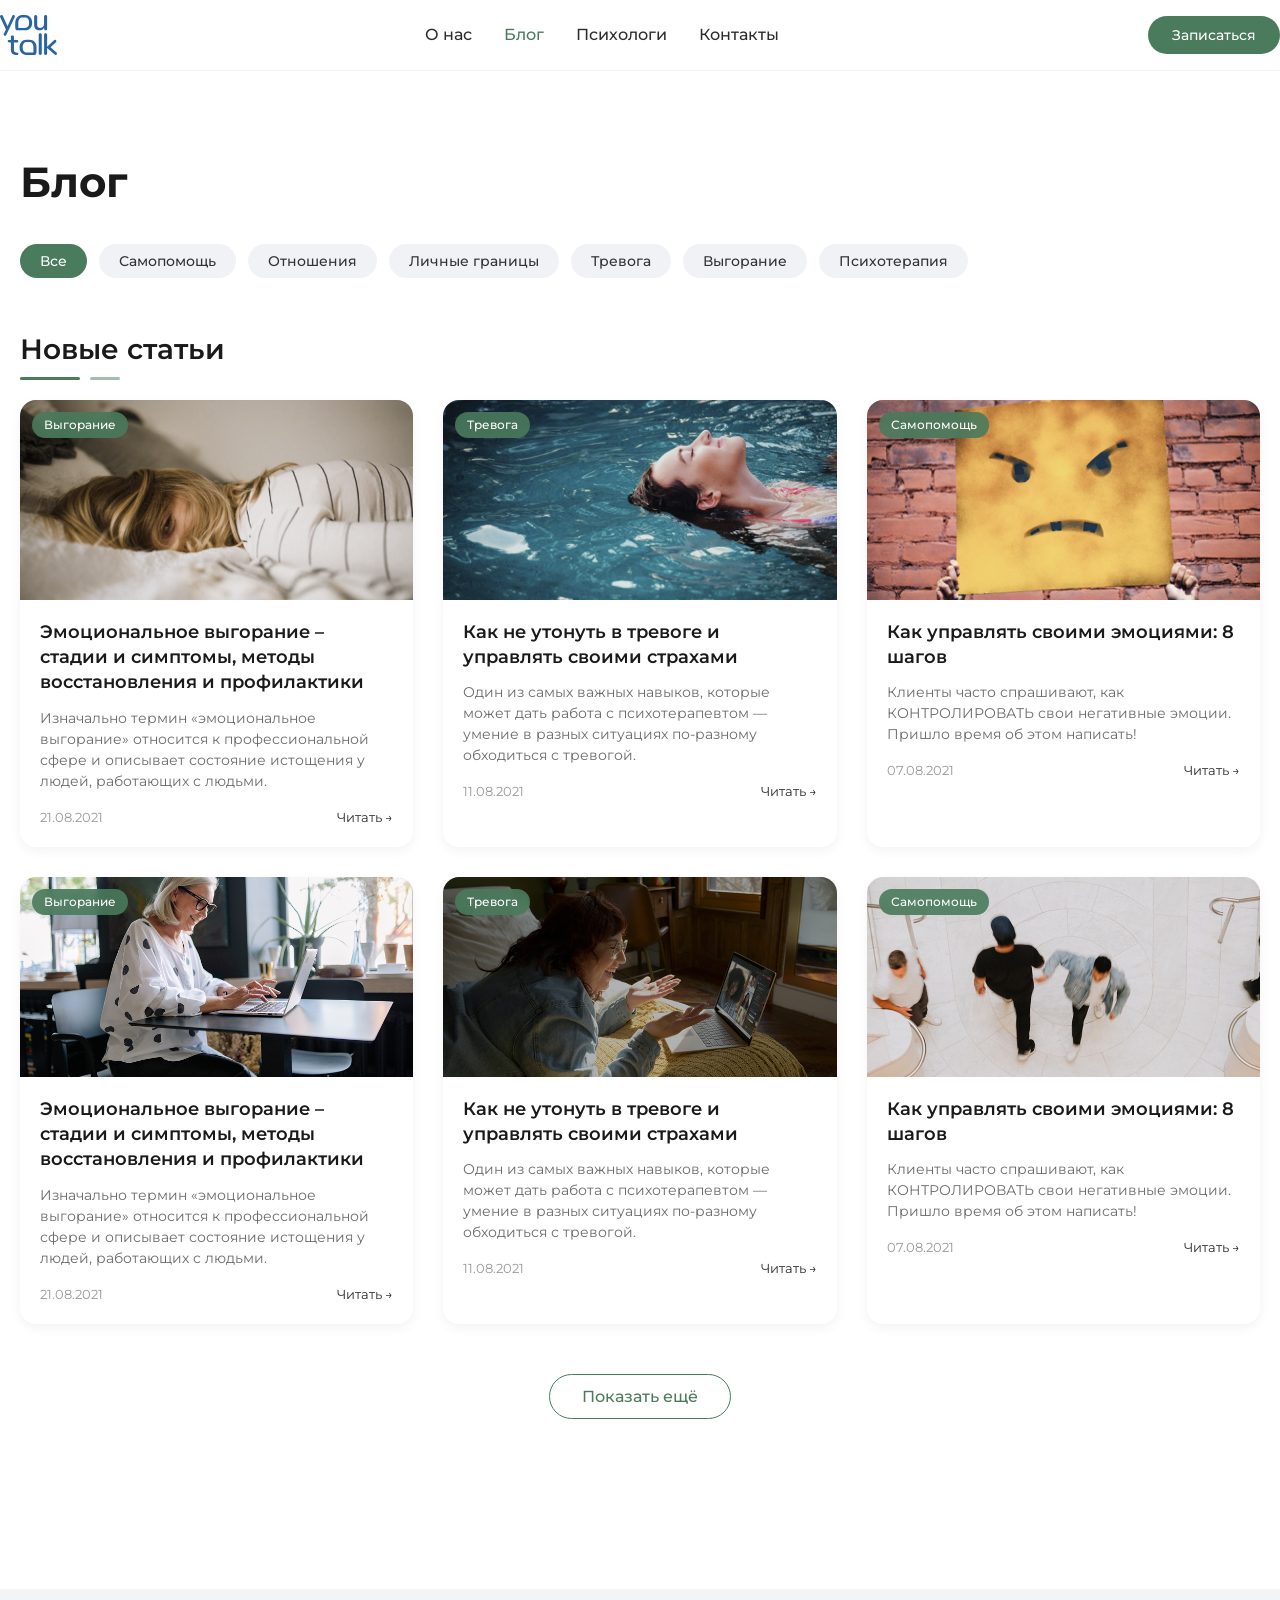
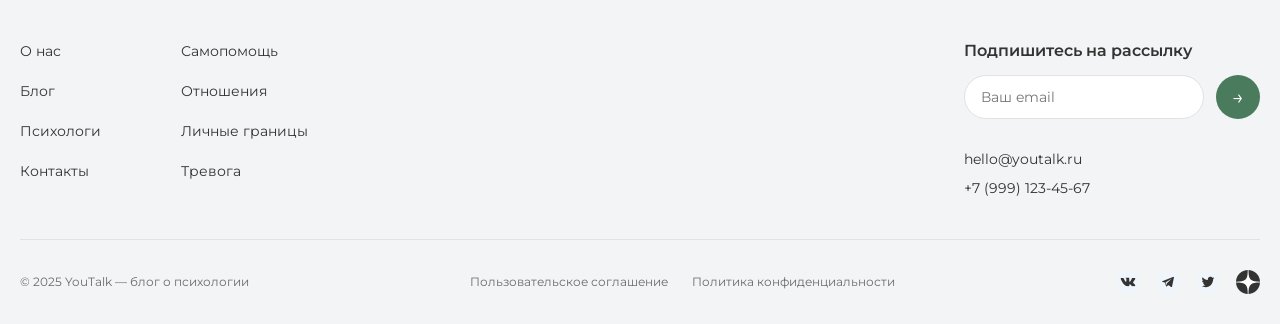
<file: index.html>
<!DOCTYPE html>
<html lang="ru">

<head>
    <meta charset="UTF-8">
    <meta name="viewport" content="width=device-width, initial-scale=1.0">
    <title>YouTalk — блог о психологии</title>
    <link href="https://fonts.googleapis.com/css2?family=Montserrat:wght@400;500;600;700;800&display=swap"
        rel="stylesheet">
    <link rel="stylesheet" href="css/reset.css">
    <link rel="stylesheet" href="css/variables.css">
    <link rel="stylesheet" href="css/common.css">
    <link rel="stylesheet" href="css/header.css">
    <link rel="stylesheet" href="css/footer.css">
    <link rel="stylesheet" href="css/blog.css">
    <link rel="stylesheet" href="css/responsive.css">
</head>

<body>
    <header class="header">
        <div class="container header__wrapper">
            <a href="index.html" class="header__logo">
                <img src="assets/icons/logo.svg" alt="YouTalk логотип" class="header__logo-img">
            </a>
            <nav class="header__nav" aria-label="Основная навигация">
                <ul class="header__menu">
                    <li class="header__menu-item"><a href="#" class="header__link">О нас</a></li>
                    <li class="header__menu-item"><a href="index.html" class="header__link header__link_active">Блог</a>
                    </li>
                    <li class="header__menu-item"><a href="#" class="header__link">Психологи</a></li>
                    <li class="header__menu-item"><a href="#" class="header__link">Контакты</a></li>
                </ul>
            </nav>
            <button class="header__btn" type="button">Записаться</button>
            <button class="header__burger" type="button" aria-label="Открыть меню" aria-expanded="false">
                <span></span>
                <span></span>
                <span></span>
            </button>
        </div>
    </header>

    <main class="main">
        <div class="container">
            <h1 class="main__title">Блог</h1>

            <section class="tags-section" aria-label="Фильтр по тегам">
                <div class="tags__wrapper">
                    <button class="tag tag_active" type="button">Все</button>
                    <button class="tag" type="button">Самопомощь</button>
                    <button class="tag" type="button">Отношения</button>
                    <button class="tag" type="button">Личные границы</button>
                    <button class="tag" type="button">Тревога</button>
                    <button class="tag" type="button">Выгорание</button>
                    <button class="tag" type="button">Психотерапия</button>
                </div>
            </section>

            <section class="articles-section" aria-label="Список статей">
                <h2 class="section-title">Новые статьи</h2>
                <div class="articles-grid">
                    <article class="card">
                        <div class="card__image">
                            <img src="assets/images/article1.png" alt="Женщина работает за ноутбуком в кафе"
                                class="card__img">
                            <span class="card__tag">Выгорание</span>
                        </div>
                        <div class="card__content">
                            <h3 class="card__title">
                                <a href="article.html" class="card__link">Эмоциональное выгорание – стадии и симптомы,
                                    методы восстановления и профилактики</a>
                            </h3>
                            <p class="card__excerpt">Изначально термин «эмоциональное выгорание» относится к
                                профессиональной сфере и описывает состояние истощения у людей, работающих с людьми.</p>
                            <div class="card__footer">
                                <span class="card__date">21.08.2021</span>
                                <a href="article.html" class="card__link">Читать →</a>
                            </div>
                        </div>
                    </article>

                    <article class="card">
                        <div class="card__image">
                            <img src="assets/images/article2.png" alt="Девушка общается по видеосвязи на ноутбуке"
                                class="card__img">
                            <span class="card__tag">Тревога</span>
                        </div>
                        <div class="card__content">
                            <h3 class="card__title">
                                <a href="article.html" class="card__link">Как не утонуть в тревоге и управлять своими
                                    страхами</a>
                            </h3>
                            <p class="card__excerpt">Один из самых важных навыков, которые может дать работа с
                                психотерапевтом — умение в разных ситуациях по-разному обходиться с тревогой.</p>
                            <div class="card__footer">
                                <span class="card__date">11.08.2021</span>
                                <a href="article.html" class="card__link">Читать →</a>
                            </div>
                        </div>
                    </article>

                    <article class="card">
                        <div class="card__image">
                            <img src="assets/images/article3.png" alt="Люди идут по лестнице" class="card__img">
                            <span class="card__tag">Самопомощь</span>
                        </div>
                        <div class="card__content">
                            <h3 class="card__title">
                                <a href="article.html" class="card__link">Как управлять своими эмоциями: 8 шагов</a>
                            </h3>
                            <p class="card__excerpt">Клиенты часто спрашивают, как КОНТРОЛИРОВАТЬ свои негативные
                                эмоции. Пришло время об этом написать!</p>
                            <div class="card__footer">
                                <span class="card__date">07.08.2021</span>
                                <a href="article.html" class="card__link">Читать →</a>
                            </div>
                        </div>
                    </article>

                    <article class="card">
                        <div class="card__image">
                            <img src="assets/images/article4.png" alt="Женщина работает за ноутбуком в кафе"
                                class="card__img">
                            <span class="card__tag">Выгорание</span>
                        </div>
                        <div class="card__content">
                            <h3 class="card__title">
                                <a href="article.html" class="card__link">Эмоциональное выгорание – стадии и симптомы,
                                    методы восстановления и профилактики</a>
                            </h3>
                            <p class="card__excerpt">Изначально термин «эмоциональное выгорание» относится к
                                профессиональной сфере и описывает состояние истощения у людей, работающих с людьми.</p>
                            <div class="card__footer">
                                <span class="card__date">21.08.2021</span>
                                <a href="article.html" class="card__link">Читать →</a>
                            </div>
                        </div>
                    </article>

                    <article class="card">
                        <div class="card__image">
                            <img src="assets/images/article5.png" alt="Девушка общается по видеосвязи на ноутбуке"
                                class="card__img">
                            <span class="card__tag">Тревога</span>
                        </div>
                        <div class="card__content">
                            <h3 class="card__title">
                                <a href="article.html" class="card__link">Как не утонуть в тревоге и управлять своими
                                    страхами</a>
                            </h3>
                            <p class="card__excerpt">Один из самых важных навыков, которые может дать работа с
                                психотерапевтом — умение в разных ситуациях по-разному обходиться с тревогой.</p>
                            <div class="card__footer">
                                <span class="card__date">11.08.2021</span>
                                <a href="article.html" class="card__link">Читать →</a>
                            </div>
                        </div>
                    </article>

                    <article class="card">
                        <div class="card__image">
                            <img src="assets/images/article6.png" alt="Люди идут по лестнице" class="card__img">
                            <span class="card__tag">Самопомощь</span>
                        </div>
                        <div class="card__content">
                            <h3 class="card__title">
                                <a href="article.html" class="card__link">Как управлять своими эмоциями: 8 шагов</a>
                            </h3>
                            <p class="card__excerpt">Клиенты часто спрашивают, как КОНТРОЛИРОВАТЬ свои негативные
                                эмоции. Пришло время об этом написать!</p>
                            <div class="card__footer">
                                <span class="card__date">07.08.2021</span>
                                <a href="article.html" class="card__link">Читать →</a>
                            </div>
                        </div>
                    </article>
                </div>
                <div class="articles__more">
                    <button class="btn-more" type="button">Показать ещё</button>
                </div>
            </section>
        </div>
    </main>

    <footer class="footer">
        <div class="container">
            <div class="footer__wrapper">
                <nav class="footer__nav" aria-label="Навигация по сайту">
                    <ul class="footer__menu">
                        <li class="footer__menu-item"><a href="#" class="footer__link">О нас</a></li>
                        <li class="footer__menu-item"><a href="index.html" class="footer__link">Блог</a></li>
                        <li class="footer__menu-item"><a href="#" class="footer__link">Психологи</a></li>
                        <li class="footer__menu-item"><a href="#" class="footer__link">Контакты</a></li>
                    </ul>
                    <ul class="footer__menu">
                        <li class="footer__menu-item"><a href="#" class="footer__link">Самопомощь</a></li>
                        <li class="footer__menu-item"><a href="#" class="footer__link">Отношения</a></li>
                        <li class="footer__menu-item"><a href="#" class="footer__link">Личные границы</a></li>
                        <li class="footer__menu-item"><a href="#" class="footer__link">Тревога</a></li>
                    </ul>
                </nav>
                <div class="footer__right">
                    <div class="footer__subscribe">
                        <h3 class="footer__title">Подпишитесь на рассылку</h3>
                        <form class="footer__form" action="#" method="post">
                            <input type="email" class="footer__input" placeholder="Ваш email" required
                                aria-label="Email для подписки">
                            <button type="submit" class="footer__submit" aria-label="Подписаться">→</button>
                        </form>
                    </div>
                    <div class="footer__contacts">
                        <p class="footer__contact">hello@youtalk.ru</p>
                        <p class="footer__contact">+7 (999) 123-45-67</p>
                    </div>
                </div>
            </div>
            <div class="footer__bottom">
                <p class="footer__copyright">© 2025 YouTalk — блог о психологии</p>
                <div class="footer__legal">
                    <a href="#" class="footer__legal-link">Пользовательское соглашение</a>
                    <a href="#" class="footer__legal-link">Политика конфиденциальности</a>
                </div>
                <div class="footer__socials">
                    <a href="#" class="footer__social-link" aria-label="Мы ВКонтакте">
                        <img src="assets/icons/vk.svg" alt="" class="footer__social-icon" width="24" height="24">
                    </a>
                    <a href="#" class="footer__social-link" aria-label="Мы в Telegram">
                        <img src="assets/icons/telegram.svg" alt="" class="footer__social-icon" width="24" height="24">
                    </a>
                    <a href="#" class="footer__social-link" aria-label="Мы в Twitter">
                        <img src="assets/icons/twitter.svg" alt="" class="footer__social-icon" width="24" height="24">
                    </a>
                    <a href="#" class="footer__social-link" aria-label="Мы в Дзен">
                        <img src="assets/icons/dzen.svg" alt="" class="footer__social-icon" width="24" height="24">
                    </a>
                </div>
            </div>
        </div>
    </footer>

    <script src="js/main.js"></script>
</body>

</html>
</file>
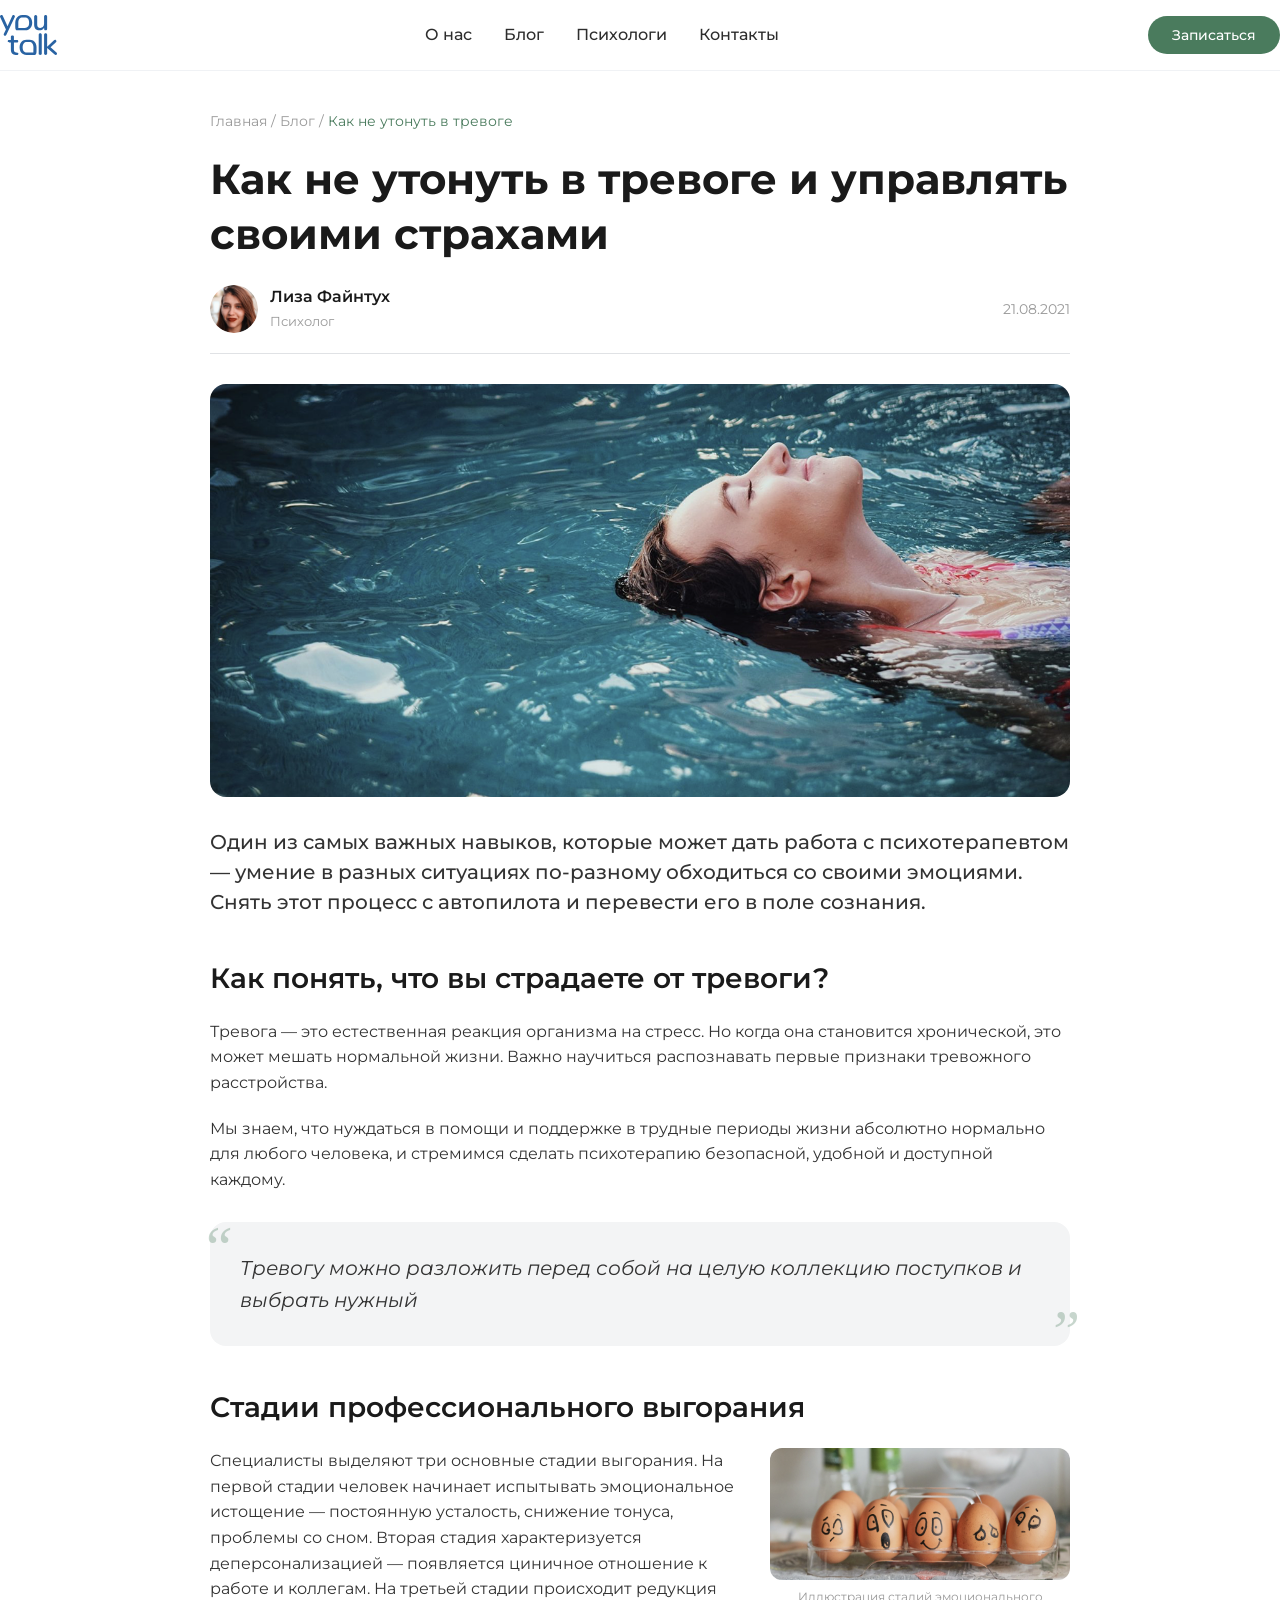
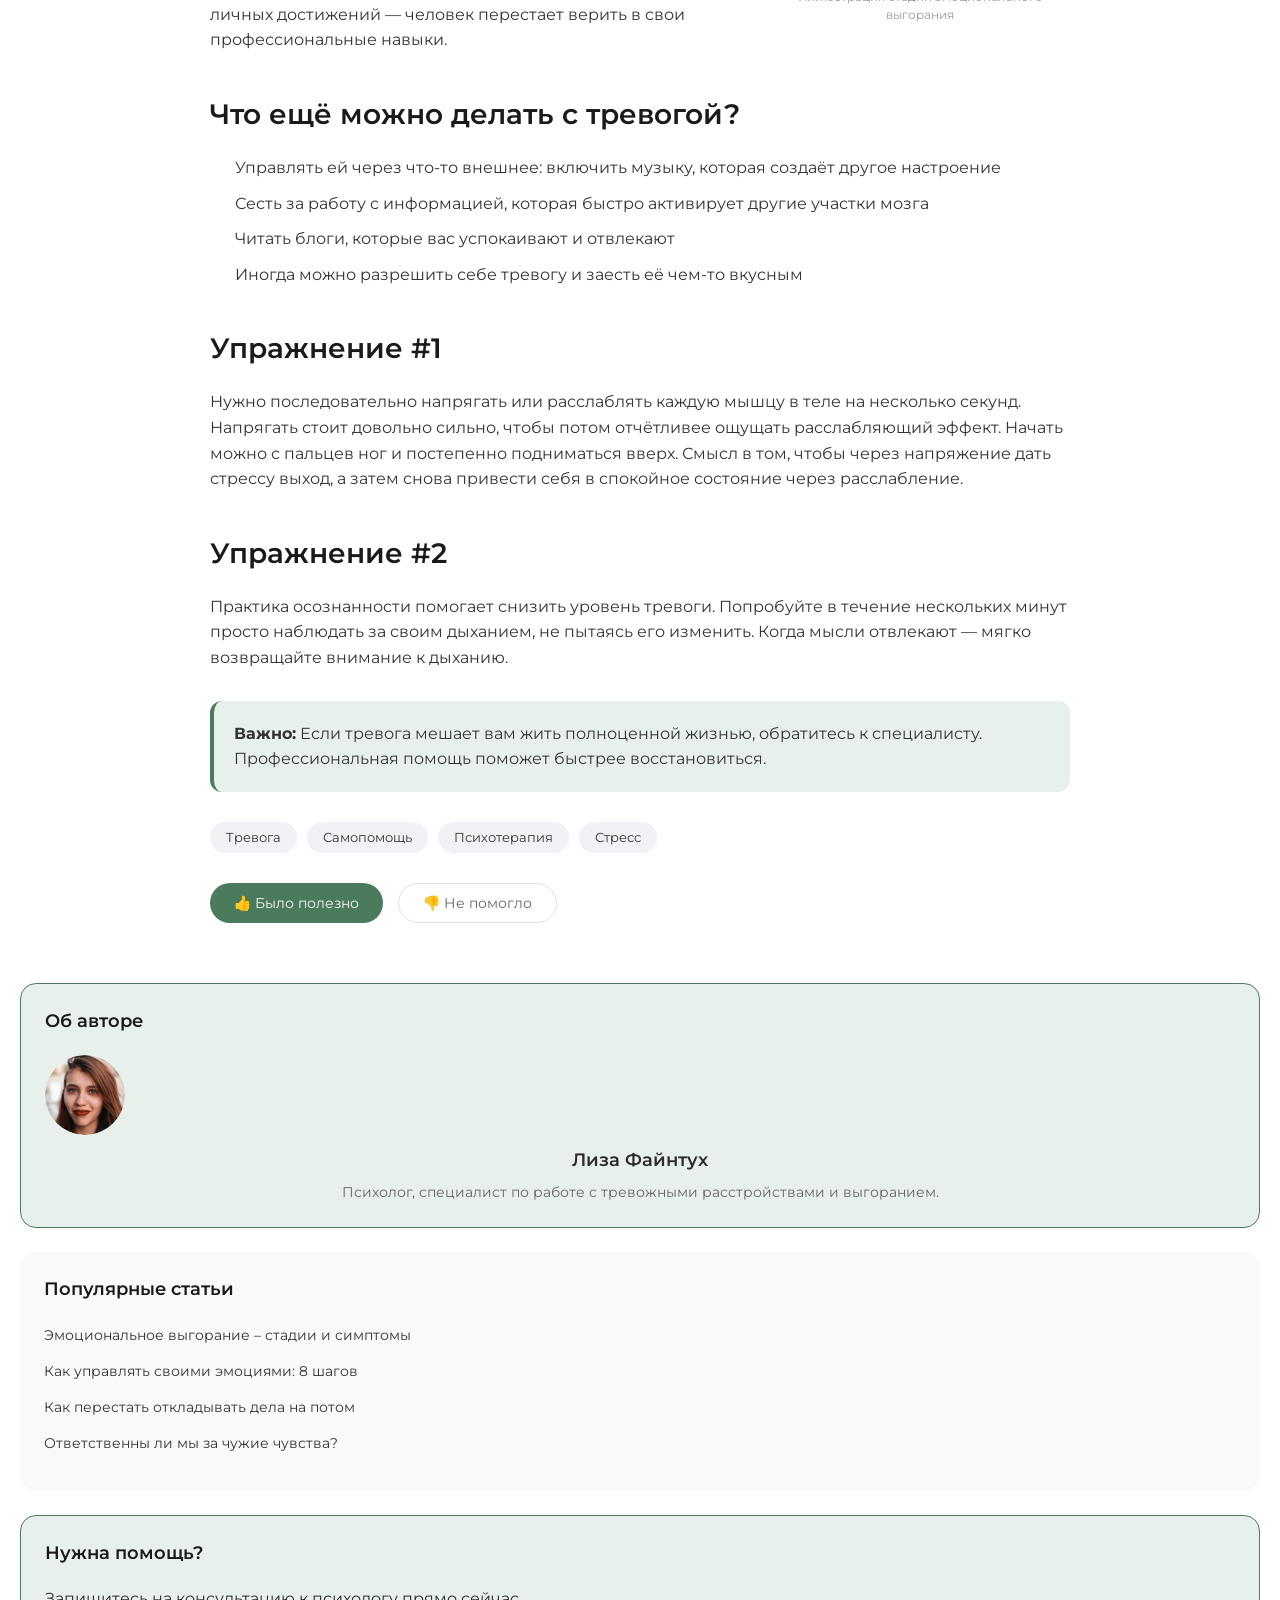
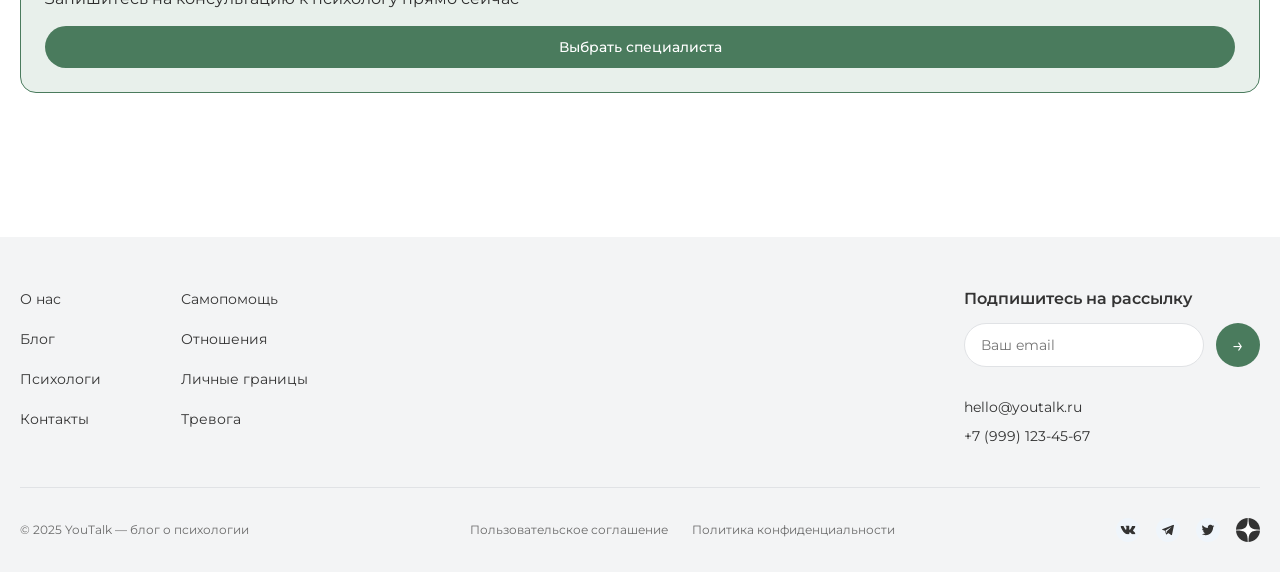
<file: article.html>
<!DOCTYPE html>
<html lang="ru">

<head>
    <meta charset="UTF-8">
    <meta name="viewport" content="width=device-width, initial-scale=1.0">
    <title>Эмоциональное выгорание — YouTalk блог о психологии</title>
    <link href="https://fonts.googleapis.com/css2?family=Montserrat:wght@400;500;600;700;800&display=swap"
        rel="stylesheet">
    <link rel="stylesheet" href="css/reset.css">
    <link rel="stylesheet" href="css/variables.css">
    <link rel="stylesheet" href="css/common.css">
    <link rel="stylesheet" href="css/header.css">
    <link rel="stylesheet" href="css/footer.css">
    <link rel="stylesheet" href="css/article.css">
    <link rel="stylesheet" href="css/responsive.css">
</head>

<body>
    <header class="header">
        <div class="container header__wrapper">
            <a href="index.html" class="header__logo">
                <img src="assets/icons/logo.svg" alt="YouTalk логотип" class="header__logo-img">
            </a>
            <nav class="header__nav" aria-label="Основная навигация">
                <ul class="header__menu">
                    <li class="header__menu-item"><a href="#" class="header__link">О нас</a></li>
                    <li class="header__menu-item"><a href="index.html" class="header__link">Блог</a></li>
                    <li class="header__menu-item"><a href="#" class="header__link">Психологи</a></li>
                    <li class="header__menu-item"><a href="#" class="header__link">Контакты</a></li>
                </ul>
            </nav>
            <button class="header__btn" type="button">Записаться</button>
            <button class="header__burger" type="button" aria-label="Открыть меню" aria-expanded="false">
                <span></span>
                <span></span>
                <span></span>
            </button>
        </div>
    </header>

    <main class="main">
        <article class="article">
            <div class="container">
                <nav class="breadcrumbs" aria-label="Навигация">
                    <a href="index.html" class="breadcrumbs__link">Главная</a>
                    <span class="breadcrumbs__separator"> / </span>
                    <a href="#" class="breadcrumbs__link">Блог</a>
                    <span class="breadcrumbs__separator"> / </span>
                    <span class="breadcrumbs__current">Как не утонуть в тревоге</span>
                </nav>

                <header class="article__header">
                    <h1 class="article__title">Как не утонуть в тревоге и управлять своими страхами</h1>
                    <div class="article__meta">
                        <div class="article__author">
                            <img src="assets/images/author-avatar.png" alt="Фото автора Лиза Файнтух"
                                class="article__author-avatar" width="48" height="48">
                            <div class="article__author-info">
                                <span class="article__author-name">Лиза Файнтух</span>
                                <span class="article__author-title">Психолог</span>
                            </div>
                        </div>
                        <time class="article__date" datetime="2021-08-21">21.08.2021</time>
                    </div>
                </header>

                <div class="article__hero">
                    <img src="assets/images/article-hero.png" alt="Женщина расслабленно плавает в бассейне"
                        class="article__hero-img">
                </div>

                <div class="article__lead">
                    <p>Один из самых важных навыков, которые может дать работа с психотерапевтом — умение в разных
                        ситуациях по-разному обходиться со своими эмоциями. Снять этот процесс с автопилота и перевести
                        его в поле сознания.</p>
                </div>

                <div class="article__content">
                    <section class="article__section">
                        <h2 class="article__section-title">Как понять, что вы страдаете от тревоги?</h2>
                        <p>Тревога — это естественная реакция организма на стресс. Но когда она становится хронической,
                            это может мешать нормальной жизни. Важно научиться распознавать первые признаки тревожного
                            расстройства.</p>
                        <p>Мы знаем, что нуждаться в помощи и поддержке в трудные периоды жизни абсолютно нормально для
                            любого человека, и стремимся сделать психотерапию безопасной, удобной и доступной каждому.
                        </p>
                    </section>

                    <blockquote class="article__quote">
                        <p>Тревогу можно разложить перед собой на целую коллекцию поступков и выбрать нужный</p>
                    </blockquote>

                    <section class="article__section">
                        <h2 class="article__section-title">Стадии профессионального выгорания</h2>
                        <figure class="article__image-right">
                            <img src="assets/images/burnout-stages.png"
                                alt="Иллюстрация стадий эмоционального выгорания" width="300">
                            <figcaption class="caption">Иллюстрация стадий эмоционального выгорания</figcaption>
                        </figure>
                        <p>Специалисты выделяют три основные стадии выгорания. На первой стадии человек начинает
                            испытывать эмоциональное истощение — постоянную усталость, снижение тонуса, проблемы со
                            сном. Вторая стадия характеризуется деперсонализацией — появляется циничное отношение к
                            работе и коллегам. На третьей стадии происходит редукция личных достижений — человек
                            перестает верить в свои профессиональные навыки.</p>
                    </section>

                    <section class="article__section">
                        <h2 class="article__section-title">Что ещё можно делать с тревогой?</h2>
                        <ul class="article__list">
                            <li>Управлять ей через что-то внешнее: включить музыку, которая создаёт другое настроение
                            </li>
                            <li>Сесть за работу с информацией, которая быстро активирует другие участки мозга</li>
                            <li>Читать блоги, которые вас успокаивают и отвлекают</li>
                            <li>Иногда можно разрешить себе тревогу и заесть её чем-то вкусным</li>
                        </ul>
                    </section>

                    <section class="article__section">
                        <h2 class="article__section-title">Упражнение #1</h2>
                        <p>Нужно последовательно напрягать или расслаблять каждую мышцу в теле на несколько секунд.
                            Напрягать стоит довольно сильно, чтобы потом отчётливее ощущать расслабляющий эффект. Начать
                            можно с пальцев ног и постепенно подниматься вверх. Смысл в том, чтобы через напряжение дать
                            стрессу выход, а затем снова привести себя в спокойное состояние через расслабление.</p>
                    </section>

                    <section class="article__section">
                        <h2 class="article__section-title">Упражнение #2</h2>
                        <p>Практика осознанности помогает снизить уровень тревоги. Попробуйте в течение нескольких минут
                            просто наблюдать за своим дыханием, не пытаясь его изменить. Когда мысли отвлекают — мягко
                            возвращайте внимание к дыханию.</p>
                    </section>

                    <div class="article__notice">
                        <p><strong>Важно:</strong> Если тревога мешает вам жить полноценной жизнью, обратитесь к
                            специалисту. Профессиональная помощь поможет быстрее восстановиться.</p>
                    </div>
                </div>

                <div class="article__tags">
                    <a href="#" class="article__tag">Тревога</a>
                    <a href="#" class="article__tag">Самопомощь</a>
                    <a href="#" class="article__tag">Психотерапия</a>
                    <a href="#" class="article__tag">Стресс</a>
                </div>

                <div class="article__actions">
                    <button class="like-btn like-btn--helpful" type="button">👍 Было полезно</button>
                    <button class="like-btn like-btn--not" type="button">👎 Не помогло</button>
                </div>
            </div>
        </article>

        <aside class="article-sidebar">
            <div class="container">
                <div class="sidebar__card sidebar__card--highlight">
                    <h3 class="sidebar__title">Об авторе</h3>
                    <div class="sidebar__author">
                        <img src="assets/images/author-avatar.png" alt="Фото Лизы Файнтух" class="sidebar__avatar"
                            width="80" height="80">
                        <h4 class="sidebar__author-name">Лиза Файнтух</h4>
                        <p class="sidebar__author-bio">Психолог, специалист по работе с тревожными расстройствами и
                            выгоранием.</p>
                    </div>
                </div>

                <div class="sidebar__card">
                    <h3 class="sidebar__title">Популярные статьи</h3>
                    <ul class="sidebar__posts">
                        <li><a href="#">Эмоциональное выгорание – стадии и симптомы</a></li>
                        <li><a href="#">Как управлять своими эмоциями: 8 шагов</a></li>
                        <li><a href="#">Как перестать откладывать дела на потом</a></li>
                        <li><a href="#">Ответственны ли мы за чужие чувства?</a></li>
                    </ul>
                </div>

                <div class="sidebar__card sidebar__card--highlight">
                    <h3 class="sidebar__title">Нужна помощь?</h3>
                    <p>Запишитесь на консультацию к психологу прямо сейчас</p>
                    <button class="sidebar__btn" type="button">Выбрать специалиста</button>
                </div>
            </div>
        </aside>
    </main>

    <footer class="footer">
        <div class="container">
            <div class="footer__wrapper">
                <nav class="footer__nav" aria-label="Навигация по сайту">
                    <ul class="footer__menu">
                        <li class="footer__menu-item"><a href="#" class="footer__link">О нас</a></li>
                        <li class="footer__menu-item"><a href="index.html" class="footer__link">Блог</a></li>
                        <li class="footer__menu-item"><a href="#" class="footer__link">Психологи</a></li>
                        <li class="footer__menu-item"><a href="#" class="footer__link">Контакты</a></li>
                    </ul>
                    <ul class="footer__menu">
                        <li class="footer__menu-item"><a href="#" class="footer__link">Самопомощь</a></li>
                        <li class="footer__menu-item"><a href="#" class="footer__link">Отношения</a></li>
                        <li class="footer__menu-item"><a href="#" class="footer__link">Личные границы</a></li>
                        <li class="footer__menu-item"><a href="#" class="footer__link">Тревога</a></li>
                    </ul>
                </nav>
                <div class="footer__right">
                    <div class="footer__subscribe">
                        <h3 class="footer__title">Подпишитесь на рассылку</h3>
                        <form class="footer__form" action="#" method="post">
                            <input type="email" class="footer__input" placeholder="Ваш email" required
                                aria-label="Email для подписки">
                            <button type="submit" class="footer__submit" aria-label="Подписаться">→</button>
                        </form>
                    </div>
                    <div class="footer__contacts">
                        <p class="footer__contact">hello@youtalk.ru</p>
                        <p class="footer__contact">+7 (999) 123-45-67</p>
                    </div>
                </div>
            </div>
            <div class="footer__bottom">
                <p class="footer__copyright">© 2025 YouTalk — блог о психологии</p>
                <div class="footer__legal">
                    <a href="#" class="footer__legal-link">Пользовательское соглашение</a>
                    <a href="#" class="footer__legal-link">Политика конфиденциальности</a>
                </div>
                <div class="footer__socials">
                    <a href="#" class="footer__social-link" aria-label="Мы ВКонтакте">
                        <img src="assets/icons/vk.svg" alt="" class="footer__social-icon" width="24" height="24">
                    </a>
                    <a href="#" class="footer__social-link" aria-label="Мы в Telegram">
                        <img src="assets/icons/telegram.svg" alt="" class="footer__social-icon" width="24" height="24">
                    </a>
                    <a href="#" class="footer__social-link" aria-label="Мы в Twitter">
                        <img src="assets/icons/twitter.svg" alt="" class="footer__social-icon" width="24" height="24">
                    </a>
                    <a href="#" class="footer__social-link" aria-label="Мы в Дзен">
                        <img src="assets/icons/dzen.svg" alt="" class="footer__social-icon" width="24" height="24">
                    </a>
                </div>
            </div>
        </div>
    </footer>

    <script src="js/main.js"></script>
</body>

</html>
</file>
<file: css/variables.css>
:root {
    --primary: #2D2D2D;
    --secondary: #4A7B5D;
    --accent: #8B5E3C;
    --gray-light: #F0F2F5;
    --gray-dark: #6B6B6B;
    --white: #FFFFFF;
    --black: #1A1A1A;

    --font-main: 'Montserrat', sans-serif;
    --font-alt: 'Open Sans', sans-serif;

    --container: 1280px;
    --padding: 20px;
}
</file>
<file: css/common.css>
body {
    font-family: var(--font-main);
    color: var(--primary);
    background-color: var(--white);
    line-height: 1.5;
}

.container {
    max-width: var(--container);
    margin: 0 auto;
    padding: 0 var(--padding);
}

.main {
    min-height: calc(100vh - 400px);
    padding: 40px 0;
}

.main__title {
    font-size: 42px;
    font-weight: 700;
    margin: 40px 0 30px;
    color: var(--black);
}

.section-title {
    font-size: 28px;
    font-weight: 600;
    margin-bottom: 30px;
    color: var(--black);
}

a,
.tag,
.btn-more,
.like-btn,
.sidebar__btn {
    cursor: pointer;
}

.header__btn:active,
.btn-more:active,
.like-btn:active,
.sidebar__btn:active,
.tag:active {
    transform: scale(0.98);
}
</file>
<file: css/header.css>
.header {
    background: var(--white);
    border-bottom: 1px solid var(--gray-light);
    position: sticky;
    top: 0;
    z-index: 100;
}

.header__wrapper {
    display: flex;
    justify-content: space-between;
    align-items: center;
    padding: 15px 0;
}

.header__logo-img {
    height: 40px;
}

.header__nav {
    display: flex;
}

.header__menu {
    display: flex;
    gap: 32px;
}

.header__menu-item {
    list-style: none;
}

.header__link {
    font-size: 16px;
    font-weight: 500;
    transition: color 0.2s;
    cursor: pointer;
}

.header__link:hover,
.header__link_active {
    color: var(--secondary);
}

.header__btn {
    background: var(--secondary);
    color: var(--white);
    padding: 10px 24px;
    border-radius: 30px;
    font-size: 14px;
    font-weight: 500;
    transition: background 0.2s;
    cursor: pointer;
}

.header__btn:hover {
    background: #3a5e47;
}

.header__burger {
    display: none;
    flex-direction: column;
    gap: 5px;
    background: transparent;
    border: none;
    cursor: pointer;
}

.header__burger span {
    width: 25px;
    height: 2px;
    background: var(--primary);
    transition: all 0.3s;
}
</file>
<file: css/footer.css>
.footer {
    background-color: #F3F4F5;
    padding: 50px 0 30px;
    margin-top: 80px;
}

.footer__wrapper {
    display: flex;
    justify-content: space-between;
    flex-wrap: wrap;
    gap: 40px;
    padding-bottom: 40px;
    border-bottom: 1px solid #E0E2E5;
}

.footer__nav {
    display: flex;
    gap: 80px;
    flex-wrap: wrap;
}

.footer__menu {
    display: flex;
    flex-direction: column;
    gap: 16px;
}

.footer__menu-item {
    list-style: none;
}

.footer__link {
    font-size: 14px;
    color: #333;
    transition: color 0.2s;
    cursor: pointer;
}

.footer__link:hover {
    color: var(--secondary);
}

.footer__right {
    display: flex;
    flex-direction: column;
    gap: 30px;
}

.footer__title {
    font-size: 16px;
    font-weight: 600;
    margin-bottom: 12px;
    color: #333;
}

.footer__form {
    display: flex;
    gap: 12px;
    align-items: center;
}

.footer__input {
    padding: 12px 16px;
    border: 1px solid #E0E2E5;
    border-radius: 30px;
    width: 240px;
    font-size: 14px;
}

.footer__input:focus {
    outline: none;
    border-color: var(--secondary);
}

.footer__submit {
    width: 44px;
    height: 44px;
    background-color: var(--secondary);
    border-radius: 50%;
    color: white;
    font-size: 20px;
    transition: background-color 0.2s;
    cursor: pointer;
}

.footer__submit:hover {
    background-color: #3a5e47;
}

.footer__contacts {
    display: flex;
    flex-direction: column;
    gap: 8px;
}

.footer__contact {
    font-size: 14px;
    color: #333;
}

.footer__bottom {
    display: flex;
    justify-content: space-between;
    align-items: center;
    flex-wrap: wrap;
    gap: 20px;
    padding-top: 30px;
    font-size: 12px;
    color: var(--gray-dark);
}

.footer__copyright {
    margin: 0;
}

.footer__legal {
    display: flex;
    gap: 24px;
}

.footer__legal-link {
    color: var(--gray-dark);
    transition: color 0.2s;
    cursor: pointer;
}

.footer__legal-link:hover {
    color: var(--secondary);
}

.footer__socials {
    display: flex;
    gap: 16px;
}

.footer__social-link {
    color: #6B6B6B;
    transition: color 0.2s;
    display: inline-flex;
    align-items: center;
    justify-content: center;
}

.footer__social-link:hover {
    color: var(--secondary);
}

.footer__social-icon {
    width: 24px;
    height: 24px;
    display: block;
}
</file>
<file: css/blog.css>
.tags-section {
    margin-bottom: 50px;
}

.tags__wrapper {
    display: flex;
    flex-wrap: wrap;
    gap: 12px;
}

.tag {
    padding: 8px 20px;
    background-color: #F0F2F5;
    border-radius: 30px;
    font-size: 14px;
    font-weight: 500;
    color: #333;
    transition: all 0.2s ease;
    cursor: pointer;
}

.tag:hover {
    background-color: #E0E2E5;
    transform: translateY(-1px);
}

.tag_active {
    background-color: var(--secondary);
    color: white;
}

.tag_active:hover {
    background-color: #3a5e47;
}

.articles-section {
    margin-bottom: 50px;
}

.section-title {
    font-size: 28px;
    font-weight: 600;
    margin-bottom: 30px;
    color: var(--black);
    position: relative;
    display: inline-block;
}

.section-title::before {
    content: '';
    position: absolute;
    bottom: -10px;
    left: 0;
    width: 60px;
    height: 3px;
    background-color: var(--secondary);
    border-radius: 2px;
}

.section-title::after {
    content: '';
    position: absolute;
    bottom: -10px;
    left: 70px;
    width: 30px;
    height: 3px;
    background-color: var(--secondary);
    border-radius: 2px;
    opacity: 0.5;
}

.articles-grid {
    display: grid;
    grid-template-columns: repeat(3, 1fr);
    gap: 30px;
}

.card {
    background: white;
    border-radius: 16px;
    overflow: hidden;
    box-shadow: 0 4px 12px rgba(0, 0, 0, 0.05);
    transition: transform 0.3s ease, box-shadow 0.3s ease;
}

.card:hover {
    transform: translateY(-5px);
    box-shadow: 0 8px 24px rgba(0, 0, 0, 0.1);
}

.card__image {
    position: relative;
    height: 200px;
    overflow: hidden;
}

.card__img {
    width: 100%;
    height: 100%;
    object-fit: cover;
    transition: transform 0.3s ease;
}

.card:hover .card__img {
    transform: scale(1.05);
}

.card__tag {
    position: absolute;
    top: 12px;
    left: 12px;
    background: rgba(74, 123, 93, 0.9);
    color: white;
    padding: 4px 12px;
    border-radius: 20px;
    font-size: 12px;
    font-weight: 500;
    backdrop-filter: blur(4px);
}

.card__content {
    padding: 20px;
}

.card__title {
    font-size: 18px;
    font-weight: 600;
    line-height: 1.4;
    margin-bottom: 12px;
    color: var(--black);
}

.card__link {
    color: inherit;
    text-decoration: none;
    transition: color 0.2s;
    cursor: pointer;
}

.card__link:hover {
    color: var(--secondary);
}

.card__excerpt {
    font-size: 14px;
    line-height: 1.5;
    color: var(--gray-dark);
    margin-bottom: 16px;
}

.card__footer {
    display: flex;
    justify-content: space-between;
    align-items: center;
    font-size: 13px;
}

.card__date {
    color: #999;
}

.articles__more {
    text-align: center;
    margin-top: 50px;
}

.btn-more {
    background: transparent;
    border: 1px solid var(--secondary);
    color: var(--secondary);
    padding: 12px 32px;
    border-radius: 30px;
    font-size: 16px;
    font-weight: 500;
    transition: all 0.2s ease;
    cursor: pointer;
}

.btn-more:hover {
    background-color: var(--secondary);
    color: white;
}
</file>
<file: css/responsive.css>
@media (max-width: 1024px) {
    .header__menu {
        gap: 20px;
    }

    .articles-grid {
        grid-template-columns: repeat(2, 1fr);
        gap: 25px;
    }

    .article__title {
        font-size: 36px;
    }
}

@media (max-width: 768px) {
    .header__nav {
        position: fixed;
        top: 70px;
        left: -100%;
        width: 70%;
        height: 100vh;
        background: var(--white);
        transition: left 0.3s;
        box-shadow: 2px 0 10px rgba(0, 0, 0, 0.1);
    }

    .header__nav.active {
        left: 0;
    }

    .header__menu {
        flex-direction: column;
        padding: 30px;
        gap: 25px;
    }

    .header__burger {
        display: flex;
    }

    .header__btn {
        display: none;
    }

    .main__title {
        font-size: 28px;
        margin: 20px 0;
    }

    .section-title {
        font-size: 24px;
        margin-bottom: 20px;
    }

    .articles-grid {
        grid-template-columns: 1fr;
        gap: 20px;
    }

    .card__image {
        height: 180px;
    }

    .card__content {
        padding: 16px;
    }

    .card__title {
        font-size: 16px;
    }

    .card__excerpt {
        font-size: 13px;
    }

    .btn-more {
        padding: 10px 28px;
        font-size: 14px;
    }

    .tags__wrapper {
        gap: 10px;
    }

    .tag {
        padding: 6px 16px;
        font-size: 13px;
    }

    .article__title {
        font-size: 28px;
    }

    .article__meta {
        flex-direction: column;
        align-items: flex-start;
    }

    .article__lead {
        font-size: 18px;
    }

    .article__content h2 {
        font-size: 24px;
    }

    .article__image-right {
        float: none;
        width: 100%;
        margin-left: 0;
        margin-bottom: 20px;
    }

    .article__actions {
        flex-direction: column;
    }

    .like-btn {
        text-align: center;
    }

    .footer__wrapper {
        flex-direction: column;
        gap: 30px;
    }

    .footer__nav {
        gap: 40px;
    }

    .footer__right {
        width: 100%;
    }

    .footer__form {
        flex-wrap: wrap;
    }

    .footer__input {
        width: 100%;
    }

    .footer__bottom {
        flex-direction: column;
        text-align: center;
        gap: 15px;
    }

    .footer__legal {
        flex-wrap: wrap;
        justify-content: center;
        gap: 15px;
    }
}

@media (max-width: 480px) {
    .articles-grid {
        gap: 16px;
    }

    .card__image {
        height: 160px;
    }

    .card__content {
        padding: 14px;
    }

    .tags-section {
        margin-bottom: 30px;
    }

    .tag {
        padding: 5px 14px;
        font-size: 12px;
    }

    .articles__more {
        margin-top: 30px;
    }

    .article__title {
        font-size: 24px;
    }

    .article__lead {
        font-size: 16px;
    }

    .article__content h2 {
        font-size: 20px;
    }

    .sidebar__card {
        padding: 16px;
    }

    .footer {
        padding: 30px 0 20px;
        margin-top: 40px;
    }

    .footer__nav {
        flex-direction: column;
        gap: 20px;
    }

    .footer__menu {
        gap: 12px;
    }
}
</file>
<file: css/article.css>
.article {
    max-width: 900px;
    margin: 0 auto;
}

.breadcrumbs {
    font-size: 14px;
    color: #999;
    margin-bottom: 20px;
}

.breadcrumbs__link {
    color: #999;
    transition: color 0.2s;
    cursor: pointer;
}

.breadcrumbs__link:hover {
    color: var(--secondary);
}

.breadcrumbs__current {
    color: var(--secondary);
}

.article__header {
    margin-bottom: 30px;
}

.article__title {
    font-size: 42px;
    font-weight: 700;
    line-height: 1.3;
    margin-bottom: 24px;
    color: var(--black);
}

.article__meta {
    display: flex;
    justify-content: space-between;
    align-items: center;
    flex-wrap: wrap;
    gap: 20px;
    padding-bottom: 20px;
    border-bottom: 1px solid #E0E2E5;
}

.article__author {
    display: flex;
    align-items: center;
    gap: 12px;
}

.article__author-avatar {
    width: 48px;
    height: 48px;
    border-radius: 50%;
    object-fit: cover;
}

.article__author-name {
    font-weight: 600;
    color: var(--black);
    display: block;
}

.article__author-title {
    font-size: 13px;
    color: #999;
}

.article__date {
    font-size: 14px;
    color: #999;
}

.article__hero {
    border-radius: 16px;
    overflow: hidden;
    margin-bottom: 30px;
}

.article__hero-img {
    width: 100%;
    height: auto;
}

.article__lead {
    font-size: 20px;
    line-height: 1.5;
    color: #333;
    margin-bottom: 30px;
    font-weight: 500;
}

.article__lead p {
    margin: 0;
}

.article__content h2 {
    font-size: 28px;
    font-weight: 600;
    margin: 40px 0 20px;
    color: var(--black);
}

.article__content p {
    font-size: 16px;
    line-height: 1.6;
    color: #333;
    margin-bottom: 20px;
}

.article__quote {
    background: #F3F4F5;
    padding: 30px;
    border-radius: 16px;
    margin: 30px 0;
    font-style: italic;
    position: relative;
}

.article__quote p {
    font-size: 20px;
    margin: 0;
}

.article__quote::before {
    content: '“';
    position: absolute;
    top: -20px;
    left: -10px;
    font-size: 60px;
    color: var(--secondary);
    opacity: 0.3;
    font-family: serif;
}

.article__quote::after {
    content: '”';
    position: absolute;
    bottom: -30px;
    right: -10px;
    font-size: 60px;
    color: var(--secondary);
    opacity: 0.3;
    font-family: serif;
}

.article__image-right {
    float: right;
    width: 300px;
    margin-left: 25px;
    margin-bottom: 15px;
}

.article__image-right img {
    width: 100%;
    border-radius: 12px;
}

.caption {
    font-size: 12px;
    color: #999;
    text-align: center;
    margin-top: 8px;
}

.article__list {
    margin: 20px 0 20px 25px;
}

.article__list li {
    font-size: 16px;
    line-height: 1.6;
    color: #333;
    margin-bottom: 10px;
}

.article__notice {
    background: #E8F0EB;
    padding: 20px;
    border-radius: 12px;
    border-left: 4px solid var(--secondary);
    margin: 30px 0;
}

.article__notice p {
    margin: 0;
}

.article__tags {
    display: flex;
    flex-wrap: wrap;
    gap: 10px;
    margin: 30px 0;
}

.article__tag {
    background: #F0F2F5;
    padding: 6px 16px;
    border-radius: 20px;
    font-size: 13px;
    color: #333;
    transition: background 0.2s;
    cursor: pointer;
}

.article__tag:hover {
    background: #E0E2E5;
}

.article__actions {
    display: flex;
    gap: 15px;
    margin: 20px 0;
}

.like-btn {
    padding: 10px 24px;
    border-radius: 30px;
    font-size: 14px;
    transition: all 0.2s;
    cursor: pointer;
}

.like-btn--helpful {
    background: var(--secondary);
    color: white;
    border: none;
}

.like-btn--helpful:hover {
    background: #3a5e47;
}

.like-btn--not {
    background: transparent;
    border: 1px solid #E0E2E5;
    color: #666;
}

.like-btn--not:hover {
    border-color: var(--secondary);
    color: var(--secondary);
}

.article-sidebar {
    margin-top: 60px;
}

.sidebar__card {
    background: #F8F9FA;
    border-radius: 16px;
    padding: 24px;
    margin-bottom: 24px;
}

.sidebar__card--highlight {
    background: #E8F0EB;
    border: 1px solid var(--secondary);
}

.sidebar__title {
    font-size: 18px;
    font-weight: 600;
    margin-bottom: 20px;
    color: var(--black);
}

.sidebar__author {
    text-align: center;
}

.sidebar__avatar {
    width: 80px;
    height: 80px;
    border-radius: 50%;
    margin-bottom: 12px;
}

.sidebar__author-name {
    font-size: 18px;
    font-weight: 600;
    margin-bottom: 8px;
}

.sidebar__author-bio {
    font-size: 14px;
    color: #666;
    line-height: 1.5;
    margin: 0;
}

.sidebar__posts {
    list-style: none;
}

.sidebar__posts li {
    margin-bottom: 12px;
}

.sidebar__posts li a {
    font-size: 14px;
    color: #333;
    transition: color 0.2s;
    cursor: pointer;
}

.sidebar__posts li a:hover {
    color: var(--secondary);
}

.sidebar__btn {
    width: 100%;
    background: var(--secondary);
    color: white;
    padding: 12px;
    border-radius: 30px;
    font-size: 14px;
    font-weight: 500;
    margin-top: 15px;
    transition: background 0.2s;
    cursor: pointer;
}

.sidebar__btn:hover {
    background: #3a5e47;
}
</file>
